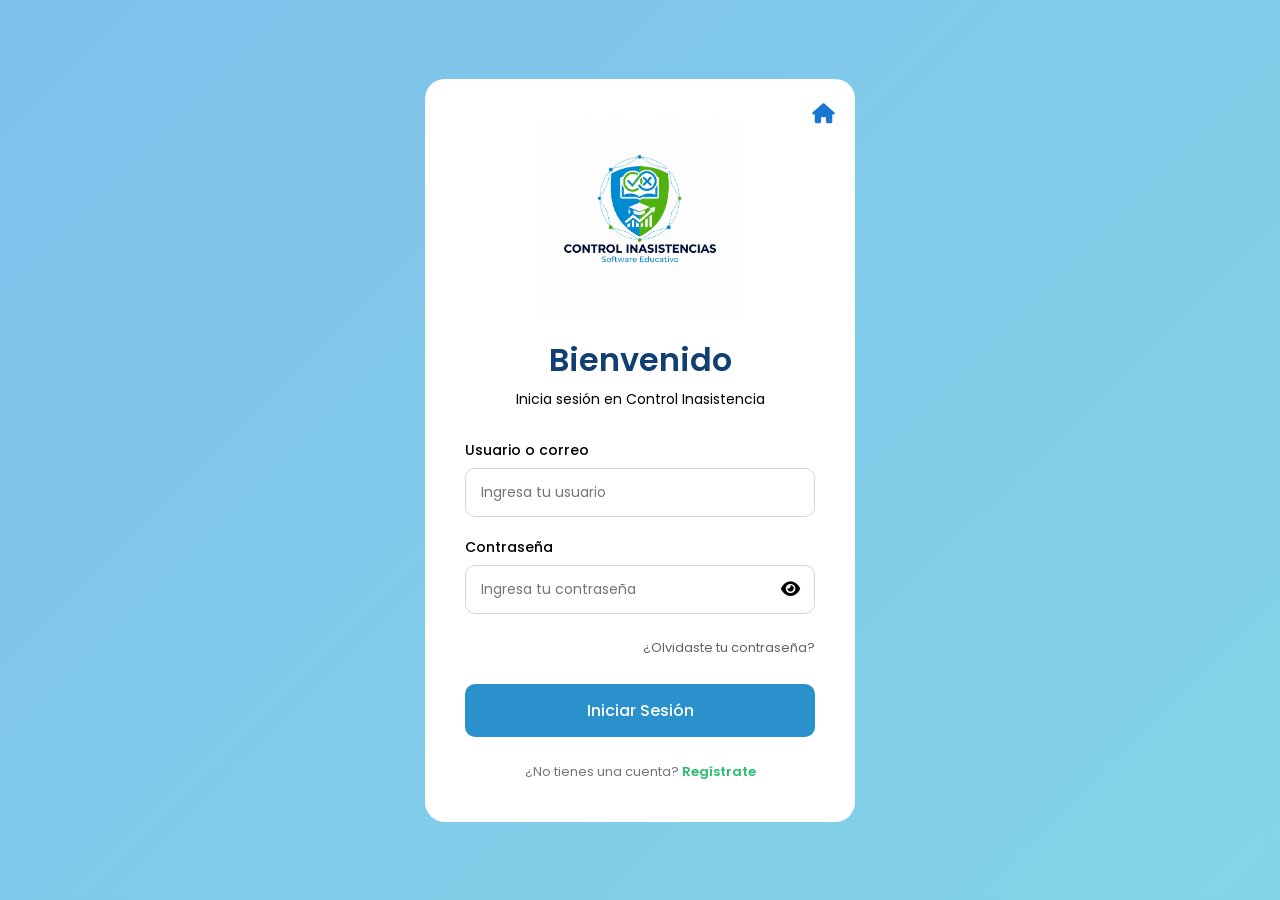
<file: login/login.html>
<!DOCTYPE html>
<html lang="es">

<head>
    <meta charset="UTF-8">
    <meta name="viewport" content="width=device-width, initial-scale=1.0">
    <link rel="preconnect" href="https://fonts.googleapis.com">
    <link rel="preconnect" href="https://fonts.gstatic.com" crossorigin>
    <link href="https://fonts.googleapis.com/css2?family=Poppins:wght@300;400;500;600;700&display=swap"rel="stylesheet">
    <title>Inicio de Sesión</title>
    <link rel="stylesheet" href="login.css">
    <link rel="stylesheet" href="https://cdnjs.cloudflare.com/ajax/libs/font-awesome/6.5.2/css/all.min.css">
</head>
<body>

    <main class="login-container">
        <section class="login-card">
            <a href="../index.html" class="btn-home" title="Volver al inicio">
                <i class="fa-solid fa-house"></i></a>
            <!-- Logo -->
            <div class="logo">
                <img src="img/logo.png" alt="Logo Control Inasistencia">
            </div>
            <!-- Título -->
            <h1>Bienvenido</h1>
            <p class="subtitle">
                Inicia sesión en Control Inasistencia
            </p>
            <!-- Formulario -->
            <form id="loginForm">
                <div class="input-group">
                    <label for="usuario">Usuario o correo</label>
                    <input
                        type="text"
                        id="usuario"
                        placeholder="Ingresa tu usuario" required>
                </div>
            <!--contraseña-->
            <div class="input-group">

                <label for="password">
                    Contraseña
                </label>
            
                <div class="password-container">
                    <input type="password" id="password"
                        placeholder="Ingresa tu contraseña" required>
            
                    <span class="eye" id="togglePassword">
                        <i class="fa-solid fa-eye"></i>
                    </span>
                </div>
            </div>

            <!--recuperar contraseña-->
                <div class="forgot">
                    <a href="#">¿Olvidaste tu contraseña?</a>
                </div>
                <button type="submit">
                    Iniciar Sesión
                </button>
            </form>
            <div class="register">
                <p>
                    ¿No tienes una cuenta?
                    <a href="../registro/registro.html">Regístrate</a>
                </p>
            </div>
        </section>
    </main>
    <script src="login.js"></script>

</body>
</html>
</file>
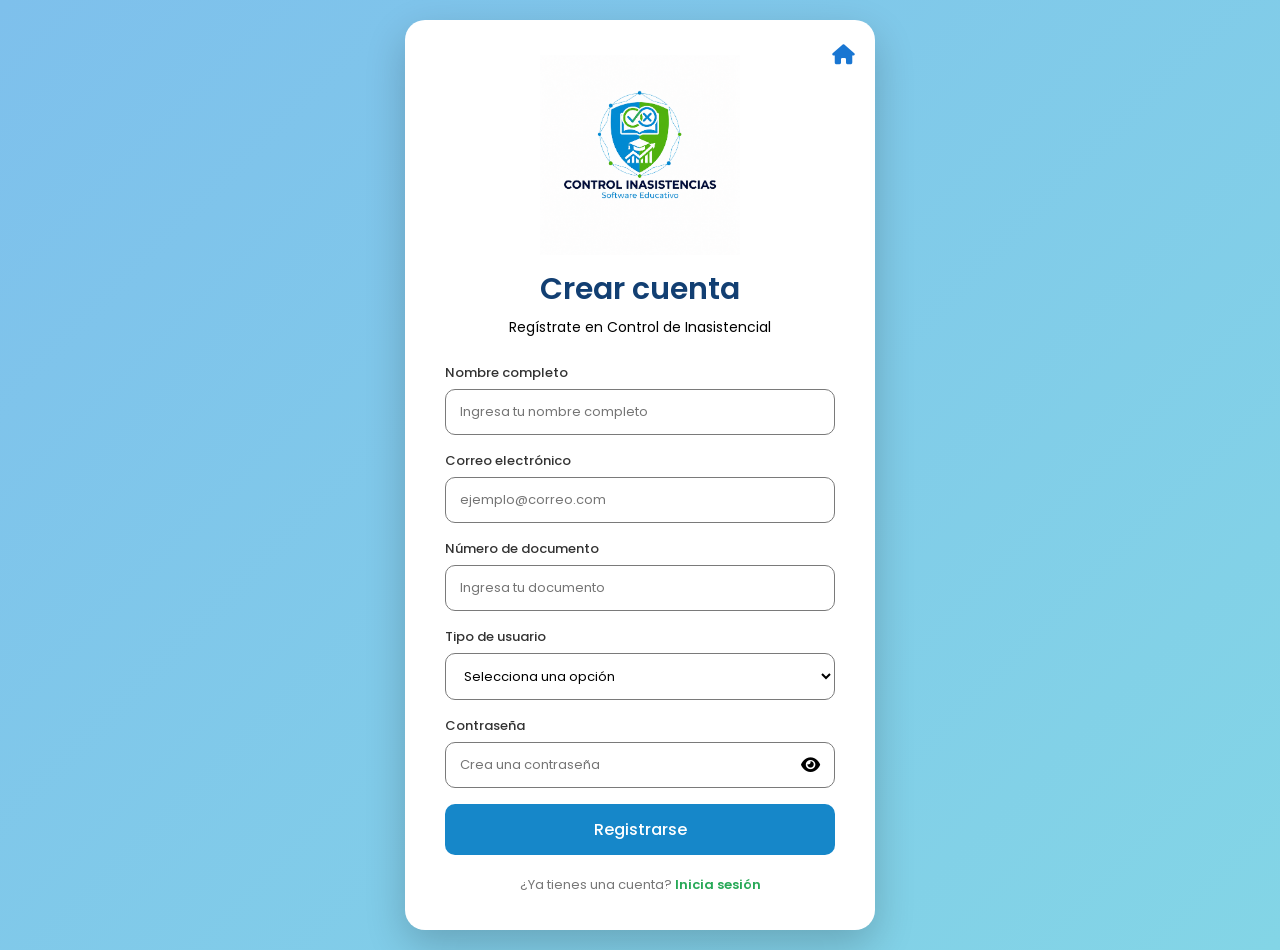
<file: registro/registro.html>
<!DOCTYPE html>
<html lang="es">

<head>
    <meta charset="UTF-8">
    <meta name="viewport" content="width=device-width, initial-scale=1.0">
    <title>Registro | Control Asistencial</title>
    <link rel="preconnect" href="https://fonts.googleapis.com">
    <link rel="preconnect" href="https://fonts.gstatic.com" crossorigin>
    <link href="https://fonts.googleapis.com/css2?family=Poppins:wght@300;400;500;600;700&display=swap"rel="stylesheet">
    <title>registro</title>
    <link rel="stylesheet" href="registro.css">
    <link rel="stylesheet" href="https://cdnjs.cloudflare.com/ajax/libs/font-awesome/6.5.2/css/all.min.css">
</head>
<body>
    <main class="register-container">
        <section class="register-card">
            <a href="../index.html" class="btn-home" title="Volver al inicio">
                <i class="fa-solid fa-house"></i></a>
            <!-- Logo -->
            <div class="logo">
                <img src="img/logo.png" alt="Logo Control Asistencial">
            </div>
            <h1>Crear cuenta</h1>
            <p class="subtitle">
                Regístrate en Control de Inasistencial
            </p>
            <form id="registerForm">
                <!-- Nombre -->
                <div class="input-group">
                    <label for="nombre">
                        Nombre completo
                    </label>
                    <input
                        type="text"
                        id="nombre"
                        placeholder="Ingresa tu nombre completo"
                        required
                    >
                </div>
                <!-- Correo -->
                <div class="input-group">
                    <label for="correo">
                        Correo electrónico
                    </label>
                    <input
                        type="email"
                        id="correo"
                        placeholder="ejemplo@correo.com"
                        required
                    >
                </div>
                <!-- Documento -->
                <div class="input-group">
                    <label for="documento">
                        Número de documento
                    </label>
                    <input
                        type="number"
                        id="documento"
                        placeholder="Ingresa tu documento"
                        required
                    >
                </div>
                <!-- Tipo de usuario -->
                <div class="input-group">
                    <label for="tipoUsuario">
                        Tipo de usuario
                    </label>
                    <select id="tipoUsuario" required>
                        <option value="">
                            Selecciona una opción
                        </option>
                        <option value="administrador">
                            Administrador
                        </option>
                        <option value="docente">
                            Docente
                        </option>
                        <option value="estudiante">
                            Estudiante
                        </option>
                    </select>
                </div>
                <!-- Contraseña -->
                <div class="input-group">
                    <label for="password">
                        Contraseña
                    </label>
                    <div class="password-container">
                        <input type="password" id="password"
                            placeholder="Crea una contraseña" required>
                            
                        <span class="eye" id="togglePassword">
                        <i class="fa-solid fa-eye"></i>
                        </span>
                    </div>
                </div>
                <!-- Botón -->
                <button type="submit">
                    Registrarse
                </button>
            </form>
            <!-- Volver al login -->
            <div class="login-link">
                <p>
                    ¿Ya tienes una cuenta?
                    <a href="../login/login.html">Inicia sesión </a>
                </p>
            </div>
        </section>
    </main>
    <script src="registro.js"></script>

</body>

</html>
</file>
<file: login/login.css>
@import url('https://fonts.googleapis.com/css2?family=Righteous&family=Work+Sans:wght@100;200;400;600;800&display=swap');

* {
    margin: 0;
    padding: 0;
    box-sizing: border-box;
    font-family: 'poppins', sans-serif;
    cursor: pointer;
}
body {
    min-height: 100vh;
    background: linear-gradient(135deg,#7ec0ec,#83d5e6);
    display: flex;
    justify-content: center;
    align-items: center;
}
.login-container {
    width: 100%;
    min-height: 100vh;
    display: flex;
    justify-content: center;
    align-items: center;
    padding: 20px;
}
.login-card {
    width: 430px;
    background: white;
    padding: 40px;
    border-radius: 20px;
    text-align: center;
    position: relative;
}
.btn-home {
    position: absolute;

    top: 20px;
    right: 20px;

    color: #1976d2;
    font-size: 20px;

    text-decoration: none;

    cursor: pointer;

    transition: 0.3s;
}

.btn-home:hover {
    color: #0d47a1;
    transform: scale(1.15);
}
.logo img {
    width: 200px;
    height: auto;
    margin-bottom: 10px;
}
h1 {
    color: #123f72;
    font-size: 32px;
    font-weight: 600;
    margin-bottom: 5px;
}
.subtitle {
    color: #000000;
    font-size: 14px;
    margin-bottom: 30px;
}
.input-group {
    text-align: left;
    margin-bottom: 20px;
}
.input-group label {
    display: block;
    color: #000000;
    font-size: 14px;
    font-weight: 500;
    margin-bottom: 7px;
}
.input-group input {
    width: 100%;
    padding: 13px 15px;
    border: 1px solid #d5d5d5;
    border-radius: 10px;
    outline: none;
    font-size: 14px;
    transition: 0.3s;
}
.input-group input:focus {
    border-color: #1687c9;
    box-shadow:0 0 0 3px rgba(22, 135, 201, 0.10);
}
.forgot {
    text-align: right;
    margin-bottom: 25px;
}
.forgot a {
    color: #5e6569;
    text-decoration: none;
    font-size: 13px;
}
.forgot a:hover {
    text-decoration: underline;
}
button {
    width: 100%;
    padding: 14px;
    border: none;
    border-radius: 10px;
    background: #2a91cd;
    color: white;
    font-size: 16px;
    font-weight: 500;
    cursor: pointer;
    transition: 0.3s;
}
button:hover {
    background: #00426c;
    transform: translateY(-2px);
}
.register {
    margin-top: 25px;
}
.register p {
    color: #777;
    font-size: 13px;
}
.register a {
    color: #26be70;
    font-weight: 600;
    text-decoration: none;
}
.register a:hover {
    text-decoration: underline;
}
.password-container {
    position: relative;
    width: 100%;
}
.password-container input {
    width: 100%;
    padding: 13px 45px 13px 15px;
    box-sizing: border-box;
}

.eye {
    position: absolute;
    right: 15px;
    top: 50%;
    transform: translateY(-50%);
    cursor: pointer;
    font-size: 17px;
    user-select: none;
}

.eye:hover {
    color: #2196f3;
}
.login-container {
    position: relative;
}

.btn-home {
    position: absolute;
    top: 20px;
    right: 20px;
    color: #1976d2;
    font-size: 20px;
    text-decoration: none;
    transition: 0.3s;
}

.btn-home:hover {
    color: #0d47a1;
    transform: scale(1.15);
}
</file>
<file: registro/registro.css>
@import url('https://fonts.googleapis.com/css2?family=Righteous&family=Work+Sans:wght@100;200;400;600;800&display=swap');
* {
    margin: 0;
    padding: 0;
    box-sizing: border-box;
    font-family: 'Poppins', sans-serif;
    cursor: pointer;
}
body {
    min-height: 100vh;
    background: linear-gradient(135deg,#7ec0ec,#83d5e6);
    display: flex;
    justify-content: center;
    align-items: center;
}
.register-container {
    width: 100%;
    min-height: 100vh;
    display: flex;
    justify-content: center;
    align-items: center;
    padding: 20px;
}
.register-card {
    width: 470px;
    background: white;
    padding: 35px 40px;
    border-radius: 20px;
    box-shadow:0 15px 40px rgba(0, 0, 0, 0.20);
    text-align: center;
    position: relative;
}
.btn-home {
    position: absolute;

    top: 20px;
    right: 20px;

    color: #1976d2;
    font-size: 20px;

    text-decoration: none;

    cursor: pointer;

    transition: 0.3s;
}

.btn-home:hover {
    color: #0d47a1;
    transform: scale(1.15);
}
.logo img {
    width: 200px;
    height: auto;
    margin-bottom: 5px;
}
h1 {
    color: #123f72;
    font-size: 30px;
    font-weight: 600;
    margin-bottom: 5px;
}
.subtitle {
    color: #000000;
    font-size: 14px;
    margin-bottom: 25px;
}
.input-group {
    text-align: left;
    margin-bottom: 16px;
}
.input-group label {
    display: block;
    color: #333;
    font-size: 13px;
    font-weight: 500;
    margin-bottom: 6px;
}
.input-group input,
.input-group select {
    width: 100%;
    padding: 12px 14px;
    border: 1px solid #7a7a7a;
    border-radius: 10px;
    outline: none;
    font-size: 13px;
    background: white;
    transition: 0.3s;

}
.input-group input:focus,
.input-group select:focus {
    border-color: #1687c9;
    box-shadow:0 0 0 3px rgba(22, 135, 201, 0.10);
}
.password-container {
    position: relative;
}
.eye {
    position: absolute;
    right: 15px;
    top: 50%;
    transform: translateY(-50%);
    cursor: pointer;
    font-size: 17px;
    user-select: none;
}
.eye:hover {
    color: #2196f3;
}
button {
    width: 100%;
    padding: 13px;
    border: none;
    border-radius: 10px;
    background: #1687c9;
    color: white;
    font-size: 16px;
    font-weight: 500;
    cursor: pointer;
    transition: 0.3s;
}
button:hover {
    background: #004976;
    transform: translateY(-2px);
}
.login-link {
    margin-top: 20px;
}
.login-link p {
    color: #777;
    font-size: 13px;
}
.login-link a {
    color: #27a957;
    font-weight: 600;
    text-decoration: none;
    cursor: pointer;
}
.login-link a:hover {
    text-decoration: underline;
}
/* Quitar flechas del input number en Chrome, Safari y Edge */
input[type="number"]::-webkit-inner-spin-button,
input[type="number"]::-webkit-outer-spin-button {
    -webkit-appearance: none;
    margin: 0;
}
.registro-container {
    position: relative;
}

.btn-home {
    position: absolute;
    top: 20px;
    right: 20px;

    color: #1976d2;
    font-size: 20px;
    text-decoration: none;

    transition: 0.3s;
}

.btn-home:hover {
    color: #0d47a1;
    transform: scale(1.15);
}
</file>
